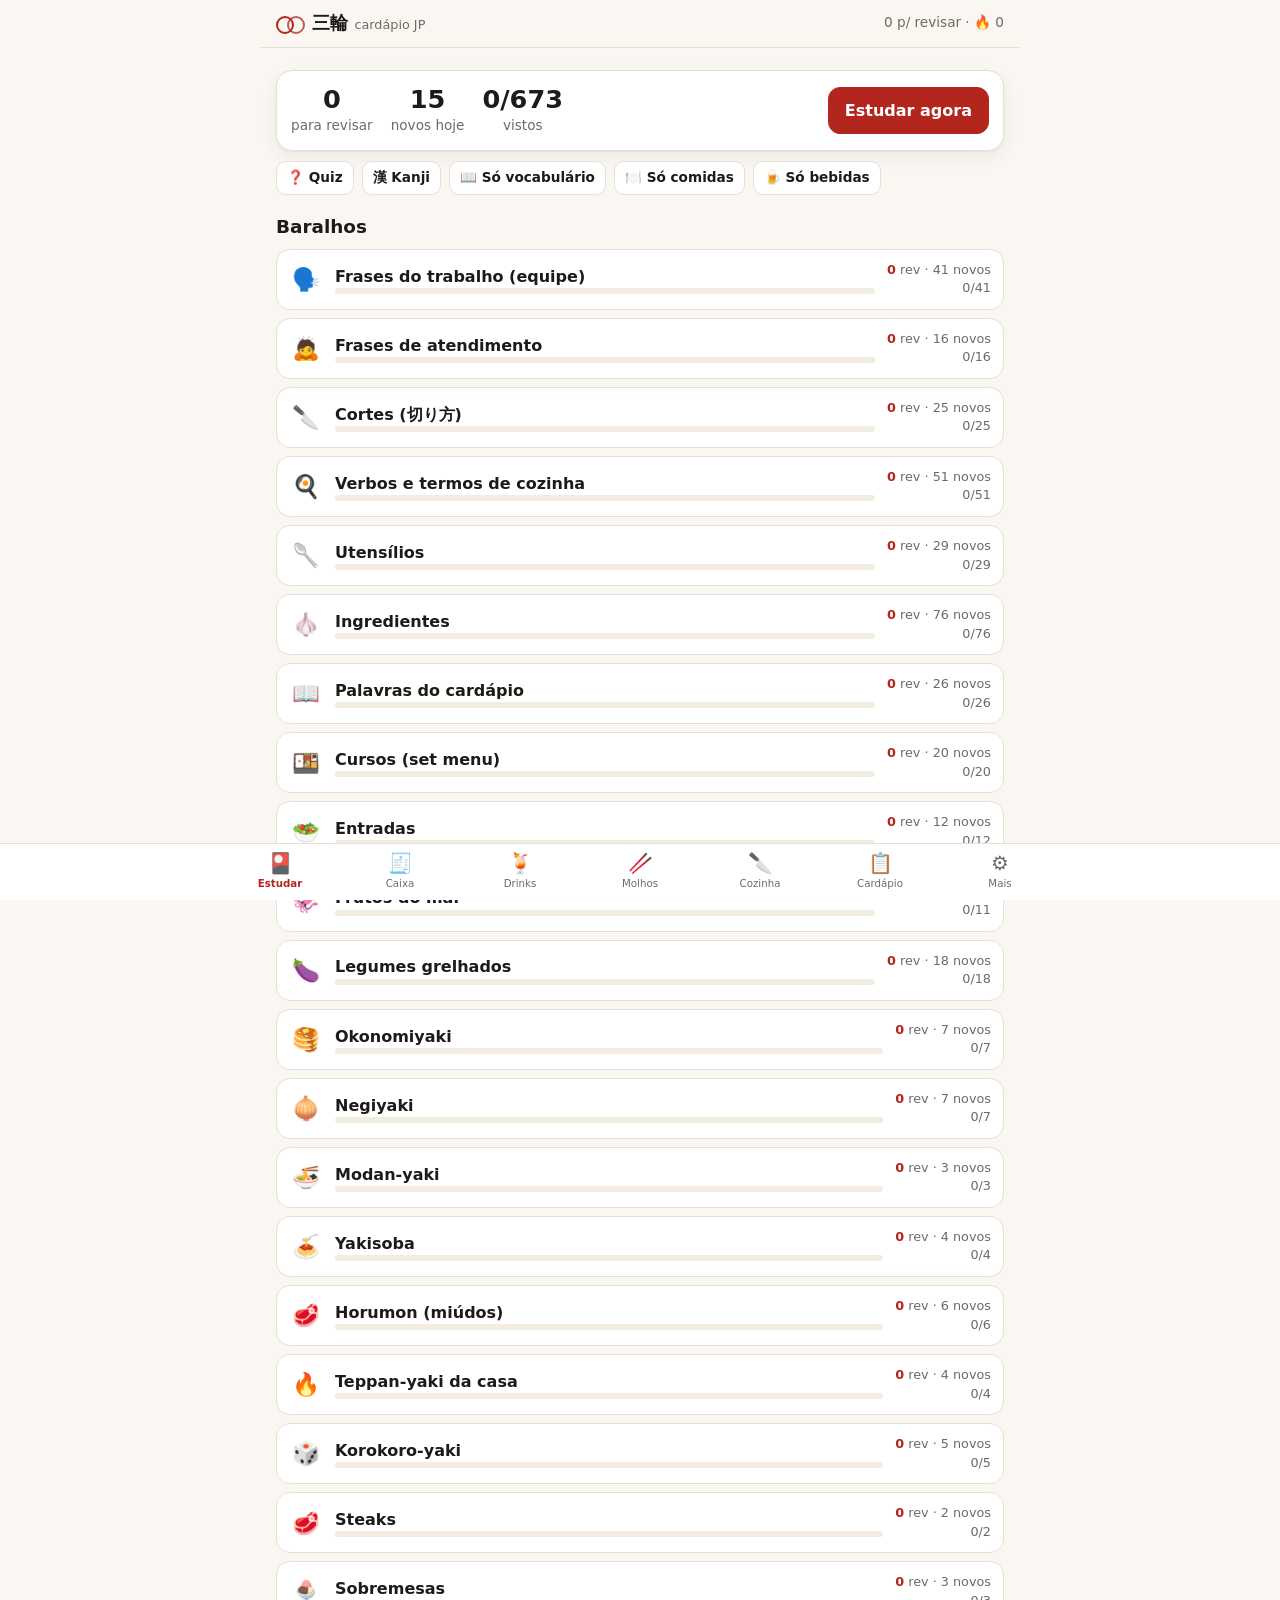
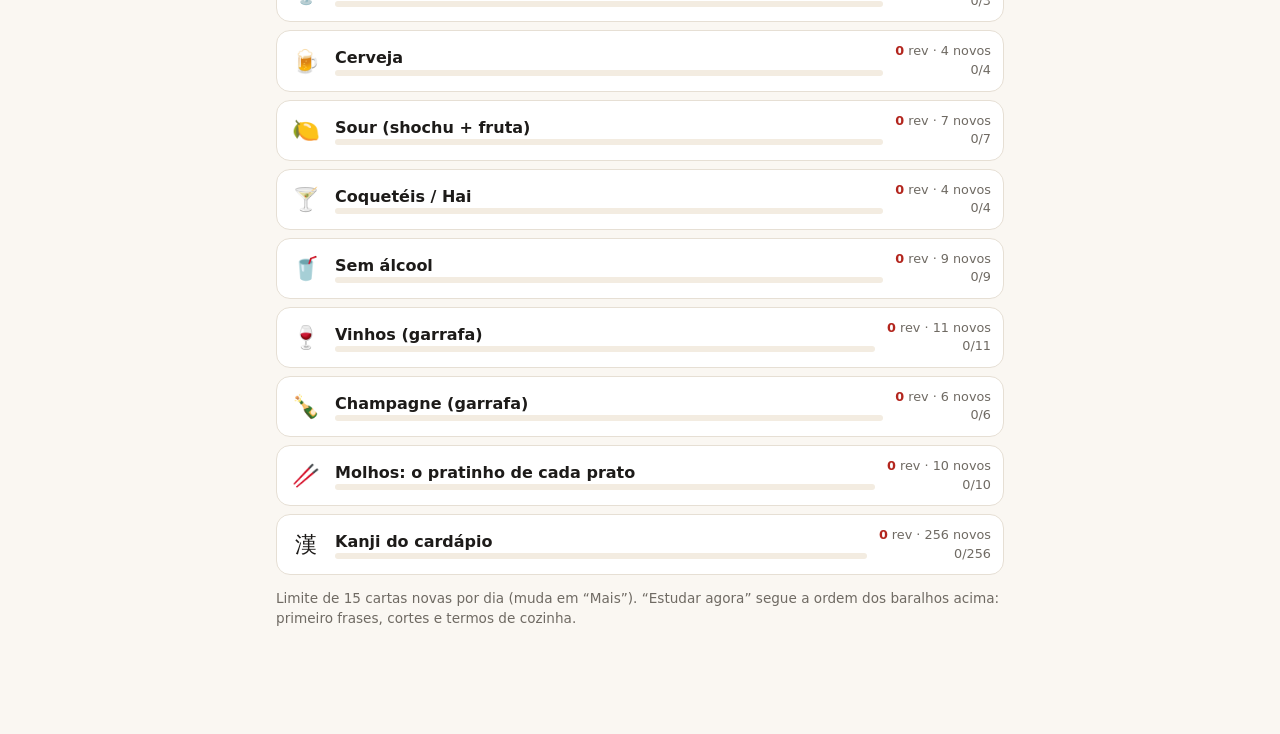
<file: index.html>
<!doctype html>
<html lang="pt-BR">
<head>
  <meta charset="utf-8">
  <meta name="viewport" content="width=device-width, initial-scale=1, viewport-fit=cover">
  <title>三輪 · Cardápio JP</title>
  <meta name="description" content="Flashcards do cardápio do やきやき三輪: kanji, leituras, ingredientes e links de estudo.">
  <meta name="theme-color" content="#b3261e">
  <link rel="manifest" href="manifest.webmanifest">
  <link rel="icon" href="icons/icon-192.png">
  <link rel="apple-touch-icon" href="icons/icon-192.png">
  <link rel="stylesheet" href="style.css">
</head>
<body data-tab="study">
  <header id="top">
    <div class="brand"><span class="logo" aria-hidden="true"></span><span>三輪 <small>cardápio JP</small></span></div>
    <div id="statline"></div>
  </header>

  <main id="view" aria-live="polite"></main>

  <nav id="tabs" aria-label="Seções">
    <button data-act="tab" data-tab="study"><span>🎴</span>Estudar</button>
    <button data-act="tab" data-tab="pos"><span>🧾</span>Caixa</button>
    <button data-act="tab" data-tab="drinks"><span>🍹</span>Drinks</button>
    <button data-act="tab" data-tab="cond"><span>🥢</span>Molhos</button>
    <button data-act="tab" data-tab="prep"><span>🔪</span>Cozinha</button>
    <button data-act="tab" data-tab="menu"><span>📋</span>Cardápio</button>
    <button data-act="tab" data-tab="more"><span>⚙️</span>Mais</button>
  </nav>

  <div id="sheet" hidden></div>
  <div id="toast" role="status"></div>

  <noscript>Este app precisa de JavaScript.</noscript>
  <script src="data.js"></script>
  <script src="kanji.js"></script>
  <script src="prep.js"></script>
  <script src="audio/index.js"></script>
  <script src="pos.js"></script>
  <script src="drinks.js"></script>
  <script src="cond.js"></script>
  <script src="audio/pos.js"></script>
  <script src="app.js"></script>
</body>
</html>
</file>
<file: style.css>
:root{
  --bg:#faf7f2; --panel:#ffffff; --ink:#1d1b19; --muted:#6f6a63; --line:#e6dfd4;
  --accent:#b3261e; --accent-ink:#fff; --soft:#f3ece1; --good:#2e7d32; --warn:#b26a00;
  --again:#c62828; --hard:#ef6c00; --ok:#2e7d32; --easy:#1565c0;
  --radius:16px; --shadow:0 1px 2px rgba(0,0,0,.06),0 6px 18px rgba(0,0,0,.06);
  --jp:"Hiragino Sans","Hiragino Kaku Gothic ProN","Noto Sans JP","Yu Gothic","Meiryo",system-ui,sans-serif;
  color-scheme:light;
}
@media (prefers-color-scheme:dark){:root:not([data-theme="light"]){
  --bg:#141211; --panel:#1e1b19; --ink:#f1ece6; --muted:#a39b91; --line:#332e2a; --soft:#28231f; --accent:#ef5350; --accent-ink:#1a0f0e;
  --shadow:0 1px 2px rgba(0,0,0,.5); color-scheme:dark;}}
:root[data-theme="dark"]{
  --bg:#141211; --panel:#1e1b19; --ink:#f1ece6; --muted:#a39b91; --line:#332e2a; --soft:#28231f; --accent:#ef5350; --accent-ink:#1a0f0e;
  --shadow:0 1px 2px rgba(0,0,0,.5); color-scheme:dark;}

*{box-sizing:border-box;-webkit-tap-highlight-color:transparent}
html,body{margin:0;background:var(--bg);color:var(--ink);font:16px/1.45 system-ui,-apple-system,"Segoe UI",Roboto,sans-serif}
body{padding-top:env(safe-area-inset-top)}
button{font:inherit;color:inherit;cursor:pointer}
a{color:var(--accent)}
h2{font-size:1.15rem;margin:1.2rem 0 .5rem}
h3{font-size:1rem;margin:1rem 0 .4rem}
.muted{color:var(--muted)}
.small{font-size:.85rem}
.jp,.rj,.kbig,ruby{font-family:var(--jp)}
ruby rt{font-size:.5em;font-weight:400;color:var(--muted);letter-spacing:.02em}

#top{position:sticky;top:0;z-index:5;display:flex;justify-content:space-between;align-items:center;padding:10px 16px;background:var(--bg);border-bottom:1px solid var(--line);max-width:760px;margin:0 auto}
.brand{display:flex;align-items:center;gap:10px;font-weight:700;font-family:var(--jp);font-size:1.15rem}
.brand small{font-weight:400;color:var(--muted);font-family:system-ui,sans-serif;font-size:.8rem}
.logo{width:26px;height:18px;position:relative;display:inline-block}
.logo::before,.logo::after,.logo{background:none}
.logo::before,.logo::after{content:"";position:absolute;width:14px;height:14px;border:2.5px solid var(--accent);border-radius:50%;top:2px}
.logo::before{left:0}.logo::after{left:11px;opacity:.75}
#statline{font-size:.85rem;color:var(--muted)}

#view{max-width:760px;margin:0 auto;padding:12px 16px calc(92px + env(safe-area-inset-bottom))}

#tabs{position:fixed;left:0;right:0;bottom:0;z-index:6;display:flex;justify-content:center;background:var(--panel);border-top:1px solid var(--line);padding-bottom:env(safe-area-inset-bottom)}
#tabs button{flex:1;max-width:150px;background:none;border:0;padding:8px 2px 9px;font-size:.72rem;color:var(--muted);display:flex;flex-direction:column;align-items:center;gap:2px}
#tabs button span{font-size:1.25rem;line-height:1.1;font-family:var(--jp)}
body[data-tab="study"] #tabs [data-tab="study"],body[data-tab="quiz"] #tabs [data-tab="study"],body[data-tab="pos"] #tabs [data-tab="pos"],body[data-tab="drinks"] #tabs [data-tab="drinks"],body[data-tab="prep"] #tabs [data-tab="prep"],body[data-tab="menu"] #tabs [data-tab="menu"],body[data-tab="kanji"] #tabs [data-tab="study"],body[data-tab="cond"] #tabs [data-tab="cond"],body[data-tab="quiz"] #tabs [data-tab="quiz"],body[data-tab="more"] #tabs [data-tab="more"]{color:var(--accent);font-weight:700}

.panel{background:var(--panel);border:1px solid var(--line);border-radius:var(--radius);padding:14px;box-shadow:var(--shadow);margin:10px 0}
.btn{display:inline-flex;align-items:center;justify-content:center;gap:6px;padding:11px 16px;border-radius:12px;border:1px solid var(--line);background:var(--panel);font-weight:600}
.btn.primary{background:var(--accent);color:var(--accent-ink);border-color:var(--accent)}
.btn.block{display:flex;width:100%}
.btn.sm{padding:6px 10px;font-size:.85rem;border-radius:10px}
.btn:active{transform:scale(.98)}
.chip{display:inline-flex;flex-wrap:wrap;align-items:center;gap:0 6px;padding:4px 10px;margin:2px 4px 2px 0;border-radius:14px;background:var(--soft);border:1px solid var(--line);font-size:.88rem;text-align:left;max-width:100%}
button.chip{cursor:pointer}
.chip b{font-family:var(--jp);font-weight:600}
.badge{display:inline-block;padding:2px 8px;border-radius:8px;font-size:.75rem;background:var(--soft);color:var(--muted);border:1px solid var(--line)}
.badge.warn{background:#fff3e0;color:#8a4b00;border-color:#ffd9a3}
@media (prefers-color-scheme:dark){:root:not([data-theme="light"]) .badge.warn{background:#3a2a10;color:#ffcc80;border-color:#5d4216}}
:root[data-theme="dark"] .badge.warn{background:#3a2a10;color:#ffcc80;border-color:#5d4216}

/* estudar */
.hero{display:flex;gap:12px;align-items:center;justify-content:space-between;flex-wrap:wrap}
.nums{display:flex;gap:18px}
.nums div{text-align:center}.nums b{display:block;font-size:1.6rem;line-height:1.1}
.deck{display:flex;align-items:center;gap:12px;width:100%;text-align:left;background:var(--panel);border:1px solid var(--line);border-radius:14px;padding:11px 12px;margin:8px 0}
.deck .em{font-size:1.4rem;width:34px;text-align:center;font-family:var(--jp)}
.deck .nm{flex:1;font-weight:600}
.deck .ct{font-size:.8rem;color:var(--muted);text-align:right;white-space:nowrap}
.deck .ct b{color:var(--accent)}
.bar{height:6px;background:var(--soft);border-radius:99px;overflow:hidden}
.bar i{display:block;height:100%;background:var(--accent)}

.sess-top{display:flex;align-items:center;gap:10px;margin-bottom:10px}
.sess-top .bar{flex:1}
.card{background:var(--panel);border:1px solid var(--line);border-radius:22px;box-shadow:var(--shadow);padding:20px 18px;min-height:46vh;display:flex;flex-direction:column;gap:10px;position:relative}
.card .cat{font-size:.8rem;color:var(--muted)}
.card .big{font-size:clamp(1.8rem,8vw,3rem);line-height:1.5;text-align:center;margin:8px 0;word-break:keep-all;overflow-wrap:anywhere}
.card .kbig{font-size:6rem;text-align:center;line-height:1.2;margin:6px 0}
.card .ptbig{font-size:1.5rem;text-align:center;font-weight:600;margin:6px 0}
.card .rd{text-align:center;color:var(--muted)}
.card hr{border:0;border-top:1px dashed var(--line);width:100%;margin:6px 0}
.say{position:absolute;right:12px;top:10px}
.answers{display:grid;grid-template-columns:repeat(4,1fr);gap:8px;margin-top:12px}
.answers button{padding:10px 4px;border-radius:12px;border:1px solid var(--line);background:var(--panel);font-weight:700;display:flex;flex-direction:column;gap:2px;align-items:center}
.answers small{font-weight:400;color:var(--muted);font-size:.72rem}
.answers .a0{color:var(--again)}.answers .a1{color:var(--hard)}.answers .a2{color:var(--ok)}.answers .a3{color:var(--easy)}
.hint{text-align:center;color:var(--muted);font-size:.85rem;margin-top:auto}

/* cardápio */
.search{width:100%;padding:12px 14px;border-radius:12px;border:1px solid var(--line);background:var(--panel);color:var(--ink);font:inherit}
.chips{display:flex;gap:6px;overflow-x:auto;padding:8px 0;scrollbar-width:none}
.chips::-webkit-scrollbar{display:none}
.chips button{flex:0 0 auto;border:1px solid var(--line);background:var(--panel);border-radius:999px;padding:6px 12px;font-size:.88rem;white-space:nowrap}
.chips button.on{background:var(--accent);color:var(--accent-ink);border-color:var(--accent)}
.catH{font-size:.85rem;color:var(--muted);margin:16px 2px 4px;text-transform:uppercase;letter-spacing:.05em}
.row{display:grid;grid-template-columns:1fr auto;gap:2px 10px;align-items:center;width:100%;text-align:left;background:var(--panel);border:1px solid var(--line);border-radius:12px;padding:10px 12px;margin:6px 0;position:relative}
.row .rj{font-size:1.08rem;font-weight:600;line-height:1.7}
.row .rp{grid-column:1;color:var(--muted);font-size:.85rem}
.row .rr{grid-row:1/3;grid-column:2;text-align:right;font-size:.8rem;color:var(--muted);white-space:nowrap}
.dot{display:inline-block;width:8px;height:8px;border-radius:50%;background:var(--line);margin-left:6px}
.dot.learn{background:var(--hard)}.dot.young{background:#f9a825}.dot.mature{background:var(--good)}.dot.known{background:var(--easy)}

/* detalhe */
#sheet{position:fixed;inset:0;z-index:20;background:var(--bg);overflow-y:auto;overscroll-behavior:contain;padding-top:env(safe-area-inset-top)}
#sheet .in{max-width:760px;margin:0 auto;padding:10px 16px calc(40px + env(safe-area-inset-bottom))}
.sheet-top{position:sticky;top:0;background:var(--bg);display:flex;justify-content:space-between;align-items:center;padding:6px 0;z-index:2}
.dj{font-size:clamp(1.7rem,7vw,2.6rem);line-height:1.8;font-weight:600}
.dk{font-size:7rem;line-height:1.2;text-align:center;font-family:var(--jp)}
.tiles{display:grid;grid-template-columns:repeat(auto-fill,minmax(150px,1fr));gap:8px}
.tile{display:flex;gap:10px;align-items:center;text-align:left;background:var(--panel);border:1px solid var(--line);border-radius:12px;padding:8px 10px}
.tile .k{font-size:2rem;font-family:var(--jp);line-height:1.1}
.tile .i{font-size:.78rem;color:var(--muted);line-height:1.3}
.links{display:flex;flex-wrap:wrap;gap:8px}
.links a{text-decoration:none;border:1px solid var(--line);background:var(--panel);padding:9px 12px;border-radius:12px;font-size:.92rem;color:var(--ink)}
.wiki img{width:100%;max-height:300px;object-fit:cover;border-radius:14px;margin-bottom:8px;background:var(--soft)}
.wiki p{margin:.3rem 0}
.kgrid{display:grid;grid-template-columns:repeat(auto-fill,minmax(70px,1fr));gap:8px}
.kcell{background:var(--panel);border:1px solid var(--line);border-radius:12px;padding:6px 2px;text-align:center}
.kcell .k{font-size:2rem;font-family:var(--jp);line-height:1.3}
.kcell .m{font-size:.66rem;color:var(--muted);padding:0 3px;line-height:1.2;max-height:2.4em;overflow:hidden}

/* quiz */
.opt{display:block;width:100%;text-align:left;margin:8px 0;padding:13px 14px;border-radius:12px;border:1.5px solid var(--line);background:var(--panel)}
.opt.ok{border-color:var(--good);background:rgba(46,125,50,.12)}
.opt.bad{border-color:var(--again);background:rgba(198,40,40,.12)}
.q{font-size:1.9rem;text-align:center;font-family:var(--jp);padding:18px 6px;line-height:1.6}
label.set{display:flex;justify-content:space-between;align-items:center;gap:12px;padding:10px 0;border-bottom:1px solid var(--line)}
label.set input[type=number]{width:80px;padding:6px;border-radius:8px;border:1px solid var(--line);background:var(--panel);color:var(--ink)}
select{padding:7px;border-radius:8px;border:1px solid var(--line);background:var(--panel);color:var(--ink)}
details{background:var(--panel);border:1px solid var(--line);border-radius:12px;padding:10px 12px;margin:8px 0}
details summary{cursor:pointer;font-weight:600}
ul.tight{margin:.3rem 0 .3rem 1.1rem;padding:0}
#toast{position:fixed;left:50%;bottom:90px;transform:translateX(-50%) translateY(20px);background:#222;color:#fff;padding:10px 16px;border-radius:12px;opacity:0;pointer-events:none;transition:.25s;z-index:50;max-width:90vw;text-align:center}
#toast.on{opacity:.95;transform:translateX(-50%)}

/* pitch accent */
.pitchbox{text-align:center;margin:2px 0 4px}
.pitch{display:inline-flex;flex-wrap:wrap;justify-content:center;gap:6px 14px;padding:4px 2px}
.ap{display:inline-flex;align-items:stretch}
.pm{font-family:var(--jp);font-size:1.05rem;line-height:1.25;padding:3px 1px 2px;min-width:.95em;text-align:center;border:0 solid var(--accent)}
.pm.H{border-top-width:2px}
.pm.L{border-bottom-width:2px}
.pm.ch{border-left-width:2px}
.pm.dn{min-width:7px;width:7px;padding:0;border-left-width:2px;border-bottom-width:2px}
.pitch.big .pm{font-size:1.4rem}
.pitch-src{font-size:.7rem;color:var(--muted)}

/* vídeos */
.vlist{display:grid;gap:6px}
.vrow{display:block;text-decoration:none;color:var(--ink);background:var(--panel);border:1px solid var(--line);border-radius:12px;padding:9px 12px;font-size:.92rem}
.vline{display:flex;align-items:center;gap:6px;margin:4px 0}
.vline a{flex:1;font-size:.92rem;color:var(--ink);text-decoration:none;border-bottom:1px dashed var(--line);padding:6px 0}
.vline .ck{width:auto;margin:0}

/* cozinha */
.banner{display:block;width:100%;text-align:left;margin:6px 0 4px;padding:12px 14px;border-radius:14px;border:1px solid var(--accent);background:var(--soft);color:var(--ink);font-size:.95rem}
.prep-hero{display:flex;flex-wrap:wrap;align-items:center;gap:8px 16px}
.bigday{font-size:2.8rem;font-weight:800;color:var(--accent);line-height:1;font-family:var(--jp)}
.prep-pg{flex-basis:100%;display:flex;align-items:center;gap:10px}
.prep-pg .bar{flex:1}
.plan{display:grid;gap:6px}
.pday{display:grid;grid-template-columns:86px 1fr;gap:8px;align-items:start;background:var(--panel);border:1px solid var(--line);border-radius:12px;padding:9px 10px}
.pday.today{border-color:var(--accent);box-shadow:0 0 0 2px rgba(179,38,30,.15)}
.pday.past{opacity:.65}
.pd{font-size:.82rem;color:var(--muted)}
.mod{background:var(--panel)}
.mod summary{padding:4px 0}
.decks,.drills{display:flex;flex-wrap:wrap;gap:6px;margin:6px 0}
.ck{display:flex;gap:10px;align-items:flex-start;width:100%;text-align:left;background:none;border:0;padding:7px 0;font-size:.93rem;color:var(--ink)}
.ck .box{flex:0 0 22px;height:22px;border:2px solid var(--line);border-radius:6px;display:inline-flex;align-items:center;justify-content:center;font-weight:800;color:var(--accent-ink);background:var(--panel)}
.ck.on .box{background:var(--good);border-color:var(--good);color:#fff}
.ck.on span:last-child{color:var(--muted);text-decoration:line-through}
.seq{margin:6px 0 10px 1.2rem;padding:0}
.seq li{margin:6px 0}
.timer{font-size:4rem;font-weight:800;font-variant-numeric:tabular-nums;margin:10px 0;font-family:system-ui,sans-serif}
#tabs button{max-width:120px;font-size:.64rem;padding-left:0;padding-right:0}

/* ===== simulador do caixa (imita o Sunmi) ===== */
body.wide #view,body.wide #top{max-width:1240px}
.pos-bar{display:flex;flex-wrap:wrap;gap:6px;align-items:center;margin:4px 0 8px}
.pos-bar>.small{flex:1;min-width:120px}
.pos-ord{background:var(--panel);border:1px dashed var(--accent);border-radius:12px;padding:8px 12px;margin-bottom:8px}
.pos{--pbg:#eceef0;--pti:#fff;--pln:#d0d4d8;--pink:#2a2f33;--pred:#c8442b;display:grid;grid-template-columns:1fr 300px;gap:10px;background:#1c1f22;padding:10px;border-radius:18px;color:var(--pink)}
.pos-main{background:var(--pbg);border-radius:6px;display:flex;flex-direction:column;min-height:540px}
.pos-head{display:grid;grid-template-columns:56px 1fr auto;align-items:center;padding:8px 10px;border-bottom:1px solid var(--pln)}
.pos-title{text-align:center;font-size:1.35rem;font-family:var(--jp)}
.pos-icons{display:flex;gap:6px}
.pos-ic{display:inline-flex;align-items:center;justify-content:center;min-width:42px;height:42px;background:var(--pti);border:1px solid var(--pln);border-radius:4px;font-size:1.1rem;color:var(--pink)}
.pos-ic small{font-size:.6rem}
button.pos-ic{cursor:pointer}
.pos-grid{display:grid;grid-template-columns:repeat(6,1fr);gap:8px;padding:10px;align-content:start;flex:1}
.pt{display:flex;flex-direction:column;justify-content:space-between;min-height:96px;background:var(--pti);border:1px solid var(--pln);border-radius:4px;padding:6px 4px 4px;color:var(--pink);font-family:var(--jp);box-shadow:0 1px 0 rgba(0,0,0,.06)}
.pt .pl{flex:1;display:flex;align-items:center;justify-content:center;text-align:center;font-size:.86rem;line-height:1.3;overflow:hidden;display:-webkit-box;-webkit-line-clamp:2;-webkit-box-orient:vertical;padding-top:12px}
.pt .pp{border-top:1px solid #e4e6e8;padding-top:4px;font-size:.82rem;text-align:center}
.pt.red{background:var(--pred);border-color:var(--pred)}
.pt.red .pl{background:#fff;border-radius:3px;margin:0 2px;padding:10px 2px}
.pt.red .pp{color:#fff;border-top:0}
.pt.cat .pl{font-family:system-ui,sans-serif;font-size:.8rem;font-weight:600;letter-spacing:.01em}
.pt.empty{opacity:.75}
.star{color:#e08a00;font-size:1.6rem}
.pos-note{grid-column:1/-1;color:#5a6066}
.pos-foot{display:grid;grid-template-columns:80px 80px 1fr 80px;background:#4a5056;color:#fff;border-radius:0 0 6px 6px}
.pos-foot button{background:none;border:0;color:#fff;font-size:.72rem;padding:6px 0;line-height:1.2}
.pos-side{display:flex;flex-direction:column;gap:8px}
.pos-lines{background:#c9cdd1;border-radius:4px;min-height:200px;max-height:330px;overflow-y:auto;padding:6px;display:flex;flex-direction:column;gap:4px}
.pos-line{display:grid;grid-template-columns:1fr auto auto;gap:8px;align-items:center;text-align:left;background:#fff;border:0;border-radius:3px;padding:6px 8px;font-size:.8rem;font-family:var(--jp);color:var(--pink)}
.pos-reg{background:#e6e8ea;border:1px solid var(--pln);border-radius:4px;padding:14px;font-size:1.05rem;font-family:var(--jp);color:var(--pink)}
.pos-tot{background:#f4f5f6;border-radius:4px;font-family:var(--jp);font-size:.85rem}
.pos-tot div{display:flex;justify-content:space-between;padding:8px 10px;border-bottom:1px solid #e1e3e5}
.pos-tot .sum{background:#eef2c8;font-size:1.05rem;border-bottom:0}
.blink{animation:blink .45s ease-in-out 6;outline:3px solid #ffb300 !important;outline-offset:1px;position:relative;z-index:2}
@keyframes blink{50%{background:#ffe082;color:#000}}
.bad{animation:shake .3s 2;outline:3px solid #e53935 !important}
@keyframes shake{25%{transform:translateX(-4px)}75%{transform:translateX(4px)}}
.pos-res{width:100%;border-collapse:collapse;margin-top:8px;font-size:.9rem}
.pos-res th,.pos-res td{border-bottom:1px solid var(--line);padding:6px;text-align:left}
.pos-res tr.ok td:first-child{color:var(--good);font-weight:800}
.pos-res tr.bad td:first-child{color:var(--again);font-weight:800}
.pos-levels .deck .em{font-weight:800;color:var(--accent)}
@media (max-width:820px){
  .pos{grid-template-columns:1fr;padding:6px;border-radius:12px}
  .pos-grid{grid-template-columns:repeat(3,1fr);gap:6px;padding:6px}
  .pt{min-height:84px}
  .pos-main{min-height:0}
  .pos-lines{min-height:60px}
}
/* ===== drinks ===== */
.dgrid{display:grid;grid-template-columns:repeat(auto-fill,minmax(260px,1fr));gap:10px}
.dcard{margin:0}
.dcard .dh{margin-bottom:4px}
.dtab{width:100%;border-collapse:collapse;font-size:.95rem}
.dtab th,.dtab td{border:1px solid var(--line);padding:6px;text-align:center}
.dtab th.jp{text-align:left}
.code{color:var(--accent);font-weight:800;font-family:var(--jp)}
.codes{display:flex;flex-wrap:wrap;gap:4px}
.dose{display:inline-flex;align-items:center;gap:2px;font-weight:800;color:var(--accent);vertical-align:middle}
.dose svg{color:var(--ink)}
.dquiz .dose{background:var(--accent);color:transparent;border-radius:6px;cursor:pointer;padding:0 4px}
.dquiz .dose svg{visibility:hidden}
.dquiz .dose.shown{background:none;color:var(--accent)}
.dquiz .dose.shown svg{visibility:visible}
.jig{vertical-align:middle;flex:0 0 auto}
.flow{display:grid;grid-template-columns:repeat(5,1fr);gap:6px;list-style:none;padding:0;margin:10px 0 12px;counter-reset:none}
.flow li{position:relative;background:var(--soft);border:1px solid var(--line);border-radius:12px;padding:8px 6px;text-align:center;font-weight:700;font-size:.9rem;display:flex;flex-direction:column;align-items:center;gap:2px}
.flow li span{display:inline-flex;align-items:center;justify-content:center;width:24px;height:24px;border-radius:50%;background:var(--accent);color:var(--accent-ink);font-size:.8rem}
.flow li small{font-weight:400;color:var(--muted);font-size:.72rem;line-height:1.25}
.flow li:not(:last-child)::after{content:"›";position:absolute;right:-7px;top:40%;color:var(--muted);font-weight:800}
@media (max-width:520px){.flow{grid-template-columns:repeat(5,minmax(0,1fr));gap:3px}.flow li{padding:6px 2px;font-size:.74rem}.flow li small{display:none}}
.dvis{display:grid;grid-template-columns:repeat(auto-fit,minmax(300px,1fr));gap:0 10px}
.dvis .panel{margin:5px 0}
.shelf,.lever,.beer{display:block;width:100%;max-width:360px;height:auto;margin:4px auto 8px;color:var(--ink)}
.levers{display:grid;grid-template-columns:repeat(3,1fr);gap:6px}
.lv{background:var(--soft);border:1px solid var(--line);border-radius:10px;padding:6px 8px;font-size:.85rem;text-align:center}
.lv>b:first-child{display:block;text-transform:uppercase;font-size:.72rem;letter-spacing:.05em;color:var(--muted)}
.jigs{display:grid;gap:6px}
.jigs>div{display:grid;grid-template-columns:44px 1fr;align-items:center;gap:8px;font-size:.92rem;color:var(--ink);line-height:1.35}
.jigs .ji{display:flex;gap:1px;justify-content:center}
.jigs .muted{font-size:.85rem}
.lv .jp{white-space:nowrap}
@media (max-width:520px){.lv{font-size:.76rem;padding:6px 4px}.shelf{max-width:280px}}
.flow li{hyphens:manual;overflow-wrap:anywhere}
.gnum{color:var(--accent);font-size:1.1rem}
.dc-top{display:flex;gap:10px;align-items:center;margin-bottom:6px}
.dc-gl{position:relative;color:var(--ink);flex:0 0 auto}
.dc-gl .gn{position:absolute;right:-6px;bottom:-2px;background:var(--accent);color:var(--accent-ink);border-radius:50%;width:22px;height:22px;display:flex;align-items:center;justify-content:center;font-weight:800;font-size:.85rem}
.dc-nm b.jp{font-size:1.15rem}
.dcard.chk{border-style:dashed}
.steps5{list-style:none;margin:0;padding:0;display:grid;gap:4px}
.steps5 li{display:flex;gap:8px;align-items:flex-start;font-size:.9rem;line-height:1.35;border-top:1px solid var(--line);padding-top:4px}
.steps5 .sn{flex:0 0 20px;height:20px;border-radius:50%;background:var(--soft);border:1px solid var(--line);display:inline-flex;align-items:center;justify-content:center;font-size:.72rem;font-weight:800;color:var(--muted);margin-top:1px}
.dot{display:inline-block;width:11px;height:11px;border-radius:50%;border:1px solid rgba(0,0,0,.35);margin-right:5px;vertical-align:-1px}
.dq-head{display:flex;gap:8px;align-items:center;margin-bottom:8px}
.dq-head>div{flex:1}
.dq-name{font-size:1.6rem}
.dq-row{display:grid;grid-template-columns:110px 1fr;gap:8px;align-items:center;border-top:1px solid var(--line);padding:8px 0}
.dq-k{font-weight:700}
.dq-opts{display:flex;flex-wrap:wrap;gap:6px}
.dq-o{display:inline-flex;align-items:center;gap:4px;padding:8px 12px;border-radius:12px;border:1.5px solid var(--line);background:var(--panel);font-family:var(--jp);font-size:.92rem;color:var(--ink)}
.dq-o .glass{color:var(--ink)}
.dq-o.on{border-color:var(--accent);background:var(--soft);box-shadow:0 0 0 2px rgba(179,38,30,.15)}
.dq-o.ok{border-color:var(--good);background:#e8f5e9;color:#1b5e20}
.dq-o.no{border-color:var(--again);background:#ffebee;color:#b71c1c;text-decoration:line-through}
.dq-o:disabled{cursor:default;opacity:1}
@media (max-width:520px){.dq-row{grid-template-columns:1fr;gap:4px}}
.who{display:inline-flex;align-items:flex-end;gap:1px;padding:4px 10px 4px 8px;border-radius:12px;background:#fff3e0;border:1px solid #ffd9a3;color:#8a4b00;font-weight:700}
.who svg{flex:0 0 auto}
.who b{font-size:1.25rem;margin-left:6px;line-height:1}
.who .small{margin-left:3px;font-weight:600}
@media (prefers-color-scheme:dark){:root:not([data-theme="light"]) .who{background:#3a2a10;color:#ffcc80;border-color:#5d4216}}
:root[data-theme="dark"] .who{background:#3a2a10;color:#ffcc80;border-color:#5d4216}
.pos-ord .who{margin:2px 0 6px}
.pos-cu{display:grid;grid-template-columns:repeat(auto-fit,minmax(180px,1fr));gap:8px;margin:6px 0 10px}
.pos-cu label{display:flex;flex-direction:column;gap:4px;font-size:.85rem;color:var(--muted)}
.pos-cu select{font:inherit;padding:8px;border-radius:10px;border:1px solid var(--line);background:var(--panel);color:var(--ink)}
/* ===== molhos ===== */
.plate{display:block;color:var(--ink);overflow:visible}
.plate .pf{fill:var(--panel);stroke:currentColor;stroke-width:2}
.plate .pr{fill:none;stroke:currentColor;stroke-opacity:.3;stroke-width:1.2}
.plate .pd{stroke:currentColor;stroke-width:2;fill:none}
.plate .pb{fill:var(--panel);stroke:none}
.plate text{font-family:var(--jp);font-weight:700}
.pfig{margin:0;display:flex;flex-direction:column;align-items:center;gap:2px}
.pfig figcaption{font-size:.85rem;text-align:center}
.cgrid{display:grid;grid-template-columns:repeat(auto-fill,minmax(280px,1fr));gap:10px}
.ccard{margin:0}
.ccard.chk{border-style:dashed}
.cc-pl{display:flex;align-items:center;justify-content:center;gap:6px;flex-wrap:wrap;padding:4px 0 6px;min-height:120px}
.cc-pl .plus{font-size:1.4rem;font-weight:800;color:var(--muted)}
.cc-nm{margin:4px 0}
.cc-nm b.jp{font-size:1.15rem}
.sname{display:inline-flex;align-items:center;font-family:var(--jp);margin-right:6px;white-space:nowrap}
.cc-say{display:flex;gap:8px;align-items:center;background:var(--soft);border-radius:10px;padding:6px 8px;margin:6px 0}
.cc-legend{display:grid;grid-template-columns:repeat(auto-fill,minmax(130px,1fr));gap:10px;align-items:start}
.cc-legend>div{text-align:center}
.cc-legend .pfig{min-height:118px;justify-content:flex-end}
.dq-o .plate{display:inline-block}
.dq-o.miss{border-style:dashed;border-color:var(--good)}
.fam{border-top:1px solid var(--line);padding-top:4px;margin-top:8px}
.fam h3{margin:.5rem 0 .3rem}
.fam-pl{display:flex;flex-wrap:wrap;gap:8px 14px;align-items:flex-end}
.fam-it{display:flex;flex-direction:column;align-items:center;gap:2px;font-size:.9rem}
.cc-pl.sm{min-height:0;padding:0}
.cc-pl.sm .pfig figcaption{font-size:.72rem}
.comp{font-size:.95rem;line-height:1.6;margin:4px 0}
.comp.small{font-size:.88rem}
.comp .sep{color:var(--accent);margin:0 2px}
.dq-prog{display:flex;flex-direction:column;gap:3px}
.dq-prog .bar{height:8px;border-radius:6px;background:var(--soft);overflow:hidden;border:1px solid var(--line)}
.dq-prog .bar i{display:block;height:100%;background:var(--good)}
.dq-title{display:flex;align-items:center;gap:8px}
.dq-big{margin:8px 0}
.dq-big .dq-o{font-size:1.02rem;padding:10px 14px}
.hookp{background:#fff8e1;border:1px solid #ffe0a3;border-radius:10px;padding:6px 10px;margin:6px 0;font-size:.9rem;color:#5d4300}
@media (prefers-color-scheme:dark){:root:not([data-theme="light"]) .hookp{background:#33290f;border-color:#5d4a16;color:#ffe2a0}}
:root[data-theme="dark"] .hookp{background:#33290f;border-color:#5d4a16;color:#ffe2a0}
</file>
